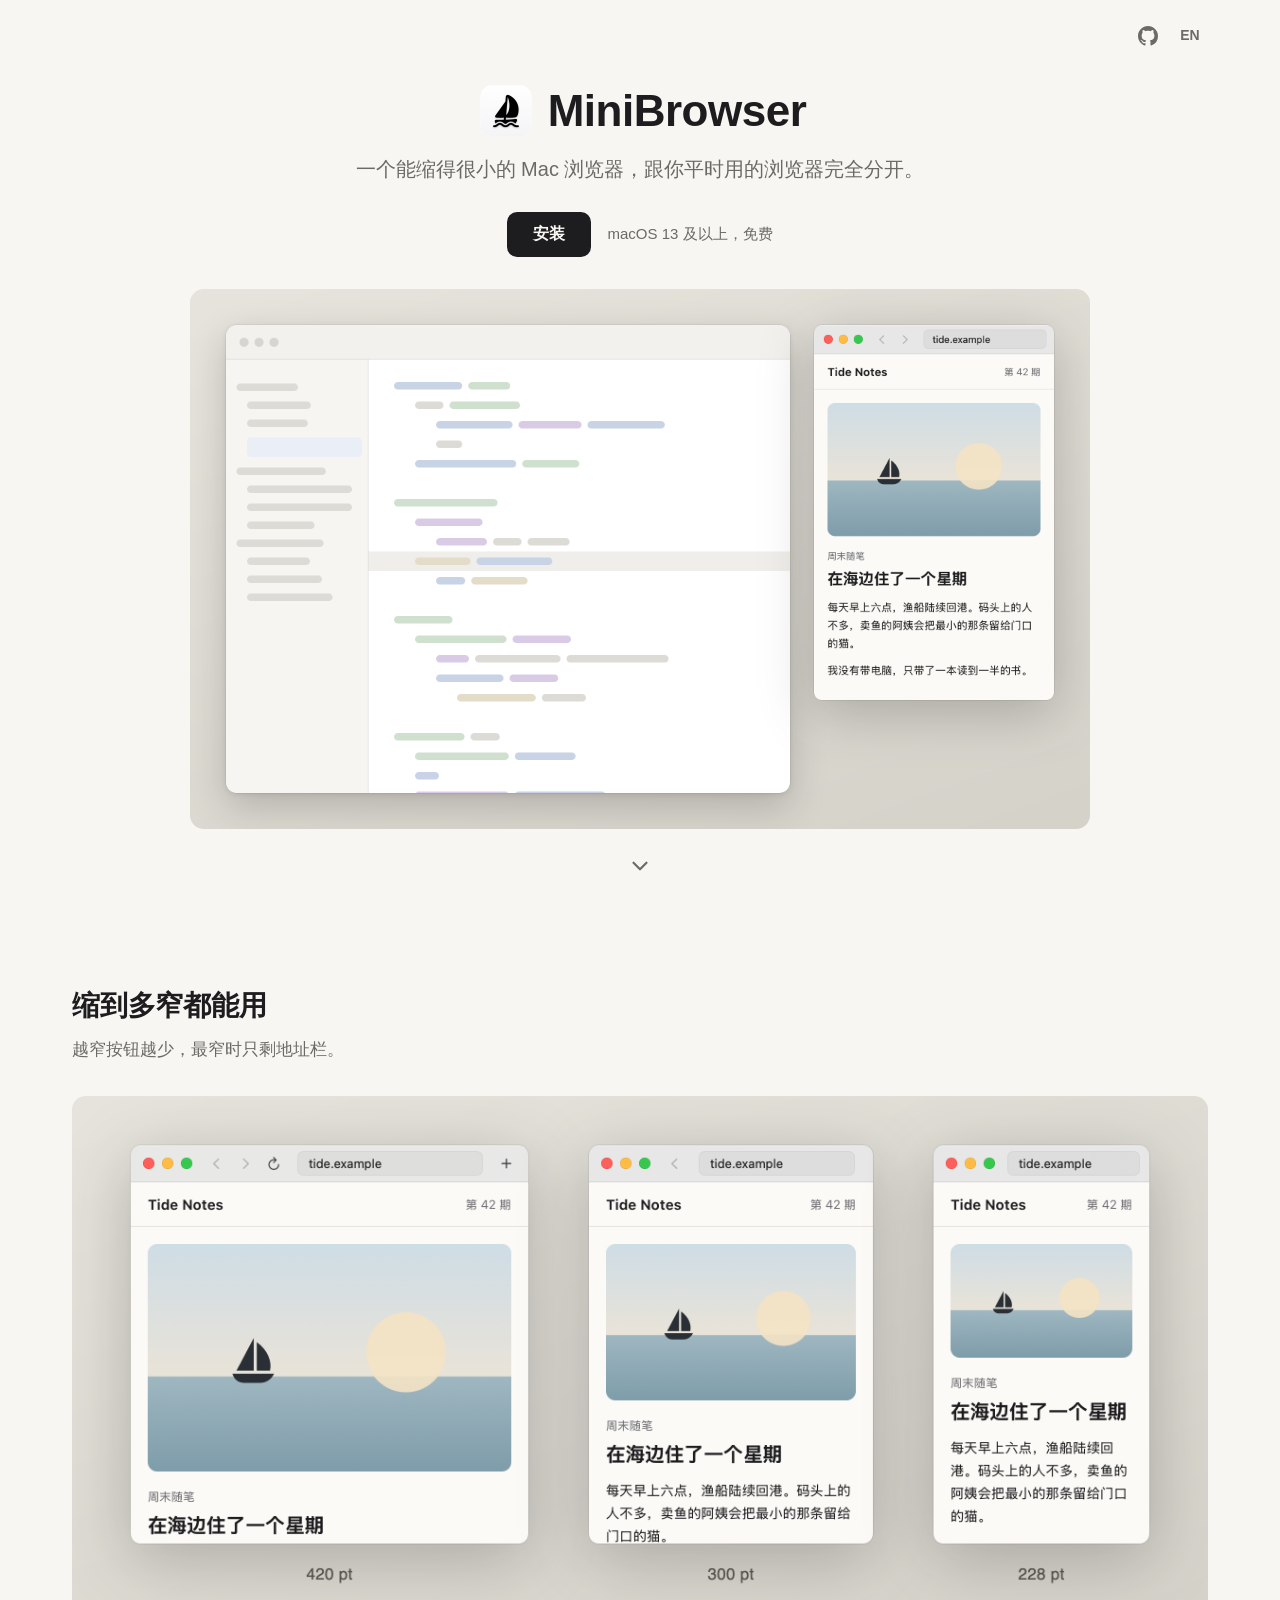
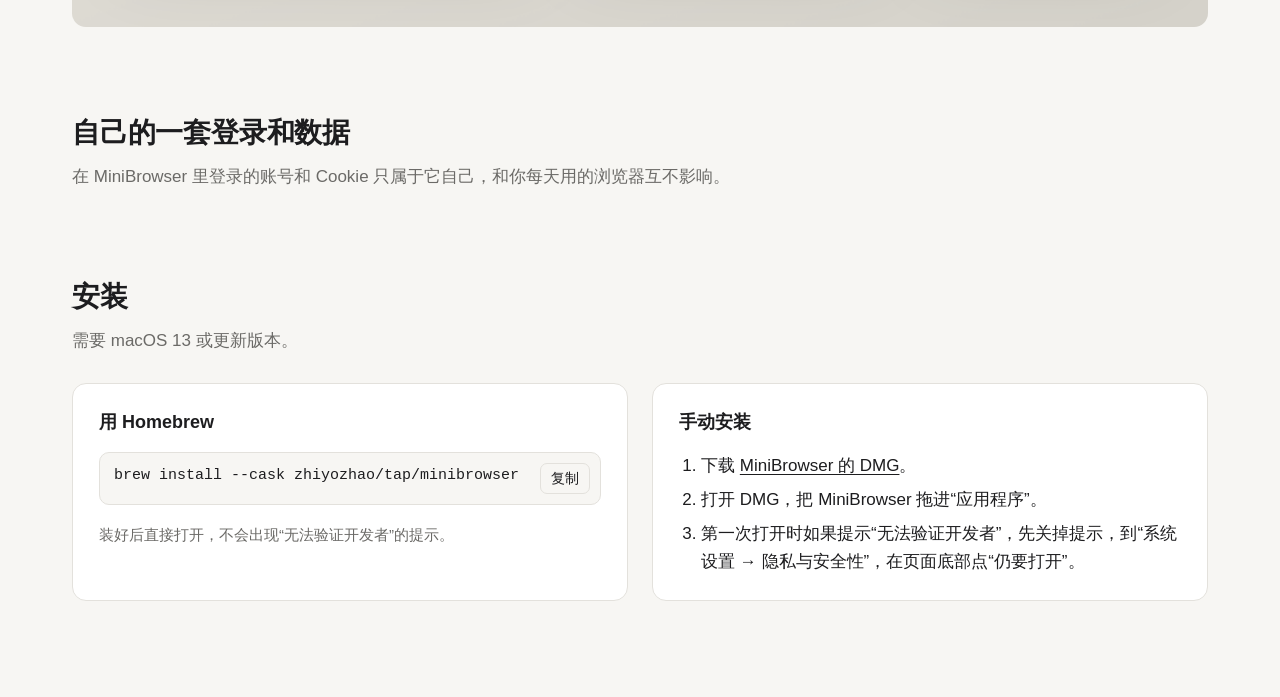
<file: docs/index.html>
<!DOCTYPE html>
<html lang="zh-CN">
<head>
<meta charset="utf-8">
<meta name="viewport" content="width=device-width, initial-scale=1">
<meta name="color-scheme" content="light dark">
<title>MiniBrowser：能缩得很小的 Mac 浏览器</title>
<meta name="description" content="一个能缩得很小的 Mac 浏览器，跟你平时用的浏览器完全分开。">
<link rel="alternate" hreflang="zh-CN" href="https://zhiyozhao.github.io/MiniBrowser/">
<link rel="alternate" hreflang="en" href="https://zhiyozhao.github.io/MiniBrowser/en/">
<link rel="icon" type="image/png" href="assets/icon-64.png">
<link rel="apple-touch-icon" href="assets/icon-256.png">
<link rel="stylesheet" href="site.css">
</head>
<body>
<header class="top">
  <div class="wrap">
    <a class="icon-link" href="https://github.com/zhiyozhao/MiniBrowser" aria-label="GitHub" title="GitHub"><svg viewBox="0 0 16 16" aria-hidden="true"><path d="M8 0C3.58 0 0 3.58 0 8c0 3.54 2.29 6.53 5.47 7.59.4.07.55-.17.55-.38 0-.19-.01-.82-.01-1.49-2.01.37-2.53-.49-2.69-.94-.09-.23-.48-.94-.82-1.13-.28-.15-.68-.52-.01-.53.63-.01 1.08.58 1.23.82.72 1.21 1.87.87 2.33.66.07-.52.28-.87.51-1.07-1.78-.2-3.64-.89-3.64-3.95 0-.87.31-1.59.82-2.15-.08-.2-.36-1.02.08-2.12 0 0 .67-.21 2.2.82.64-.18 1.32-.27 2-.27.68 0 1.36.09 2 .27 1.53-1.04 2.2-.82 2.2-.82.44 1.1.16 1.92.08 2.12.51.56.82 1.27.82 2.15 0 3.07-1.87 3.75-3.65 3.95.29.25.54.73.54 1.48 0 1.07-.01 1.93-.01 2.2 0 .21.15.46.55.38A8.013 8.013 0 0016 8c0-4.42-3.58-8-8-8z"/></svg></a>
    <a class="icon-link" href="en/" hreflang="en" lang="en" aria-label="English" title="English">EN</a>
  </div>
</header>

<main>
  <div class="hero">
    <h1><img class="app-icon" src="assets/icon-256.png" width="64" height="64" alt="">MiniBrowser</h1>
    <p>一个能缩得很小的 Mac 浏览器，跟你平时用的浏览器完全分开。</p>
    <div class="actions"><a class="btn" href="#install">安装</a><span>macOS 13 及以上，免费</span></div>
    <picture>
      <source media="(max-width: 720px) and (prefers-color-scheme: dark)" srcset="assets/corner-zh-dark.png" width="640" height="720">
      <source media="(max-width: 720px)" srcset="assets/corner-zh-light.png" width="640" height="720">
      <source media="(prefers-color-scheme: dark)" srcset="assets/hero-zh-dark.png">
      <img src="assets/hero-zh-light.png" width="1200" height="720" alt="示意场景：左边是一个用灰色色块画出的编辑器窗口，右边是 MiniBrowser 的真实窗口截图，320 pt 宽，开着一个示例文章页">
    </picture>
    <a class="more" href="#features" aria-label="往下看"><svg viewBox="0 0 24 24" aria-hidden="true"><path d="M6 9l6 6 6-6"/></svg></a>
  </div>

  <div class="wrap">
    <section id="features">
      <h2>缩到多窄都能用</h2>
      <p class="lead">越窄按钮越少，最窄时只剩地址栏。</p>
      <picture class="shot">
        <source media="(max-width: 720px) and (prefers-color-scheme: dark)" srcset="assets/bars-zh-dark.png" width="560" height="380">
        <source media="(max-width: 720px)" srcset="assets/bars-zh-light.png" width="560" height="380">
        <source media="(prefers-color-scheme: dark)" srcset="assets/widths-zh-dark.png">
        <img src="assets/widths-zh-light.png" width="1200" height="560" alt="MiniBrowser 在 420、300、228 pt 三种宽度下的真实窗口截图，开着同一个示例页：420 pt 有后退、前进、刷新和新建标签按钮，300 pt 只剩后退，228 pt 只剩地址栏">
      </picture>
    </section>

    <section>
      <h2>自己的一套登录和数据</h2>
      <p class="lead">在 MiniBrowser 里登录的账号和 Cookie 只属于它自己，和你每天用的浏览器互不影响。</p>
    </section>

    <section id="install">
      <h2>安装</h2>
      <p class="lead">需要 macOS 13 或更新版本。</p>
      <div class="ways">
        <div class="way">
          <h3>用 Homebrew</h3>
          <div class="cmd"><code id="cmd">brew install --cask zhiyozhao/tap/minibrowser</code><button type="button" id="copy">复制</button></div>
          <p class="req">装好后直接打开，不会出现“无法验证开发者”的提示。</p>
        </div>
        <div class="way">
          <h3>手动安装</h3>
          <ol>
          <li>下载 <a href="https://github.com/zhiyozhao/MiniBrowser/releases/latest">MiniBrowser 的 DMG</a>。</li>
          <li>打开 DMG，把 MiniBrowser 拖进“应用程序”。</li>
          <li>第一次打开时如果提示“无法验证开发者”，先关掉提示，到“系统设置 → 隐私与安全性”，在页面底部点“仍要打开”。</li>
          </ol>
        </div>
      </div>
    </section>
    <div class="end"></div>
  </div>
</main>
<script>
  document.getElementById('copy').addEventListener('click', function () {
    var button = this;
    navigator.clipboard.writeText(document.getElementById('cmd').textContent).then(function () {
      button.textContent = '已复制';
      setTimeout(function () { button.textContent = '复制'; }, 1600);
    });
  });
</script>
</body>
</html>
</file>
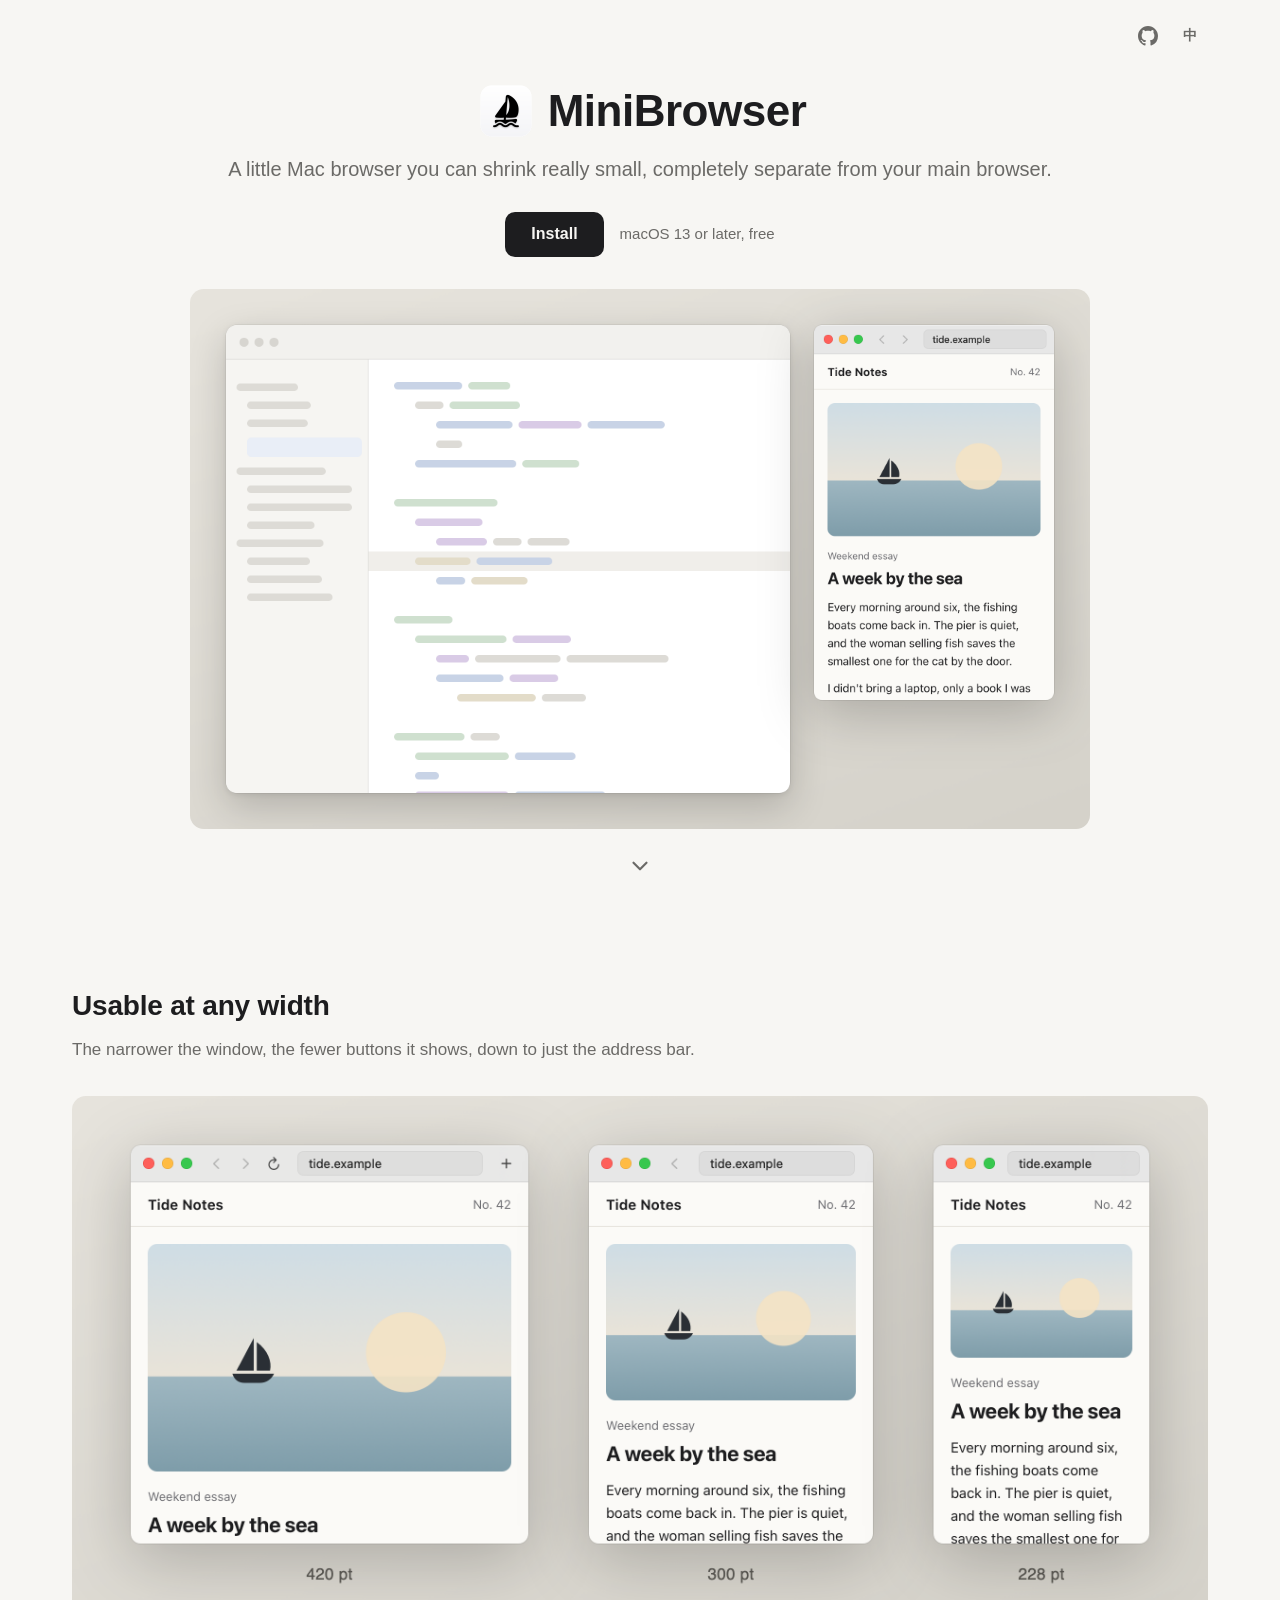
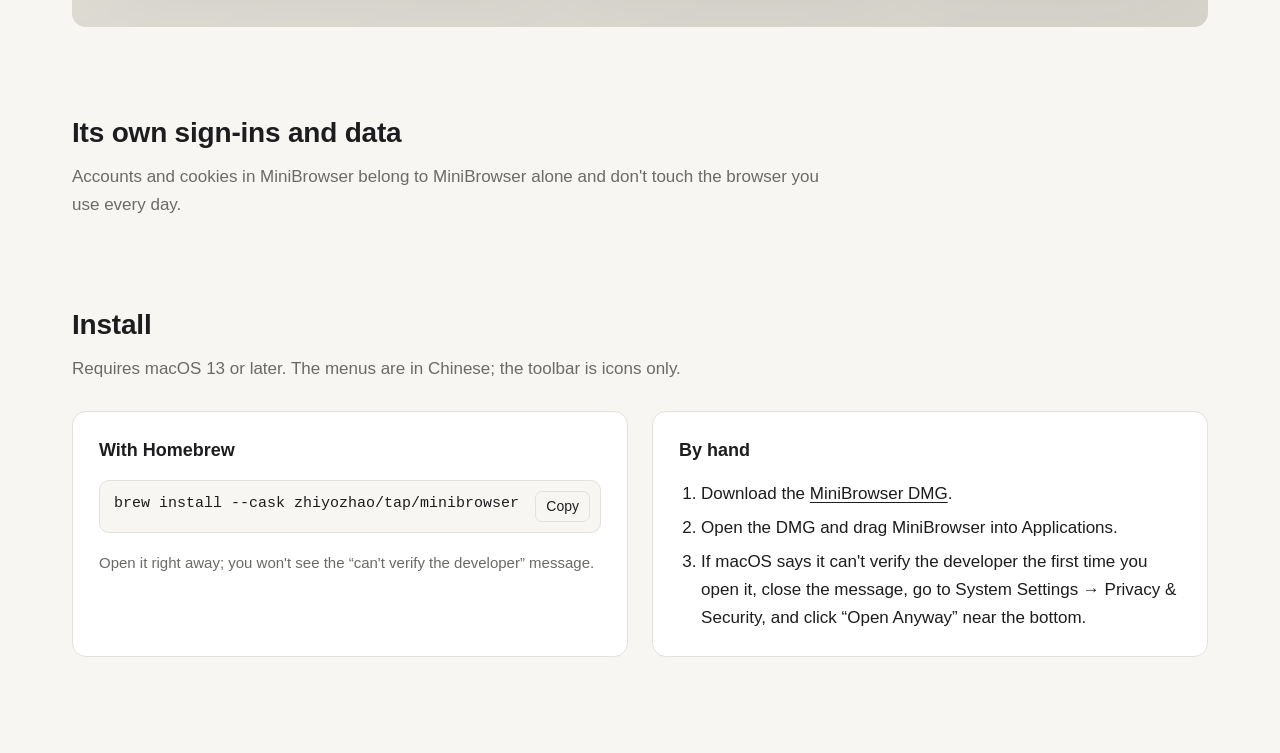
<file: docs/en/index.html>
<!DOCTYPE html>
<html lang="en">
<head>
<meta charset="utf-8">
<meta name="viewport" content="width=device-width, initial-scale=1">
<meta name="color-scheme" content="light dark">
<title>MiniBrowser: a little Mac browser you can shrink really small</title>
<meta name="description" content="A little Mac browser you can shrink really small, completely separate from your main browser.">
<link rel="alternate" hreflang="zh-CN" href="https://zhiyozhao.github.io/MiniBrowser/">
<link rel="alternate" hreflang="en" href="https://zhiyozhao.github.io/MiniBrowser/en/">
<link rel="icon" type="image/png" href="../assets/icon-64.png">
<link rel="apple-touch-icon" href="../assets/icon-256.png">
<link rel="stylesheet" href="../site.css">
</head>
<body>
<header class="top">
  <div class="wrap">
    <a class="icon-link" href="https://github.com/zhiyozhao/MiniBrowser" aria-label="GitHub" title="GitHub"><svg viewBox="0 0 16 16" aria-hidden="true"><path d="M8 0C3.58 0 0 3.58 0 8c0 3.54 2.29 6.53 5.47 7.59.4.07.55-.17.55-.38 0-.19-.01-.82-.01-1.49-2.01.37-2.53-.49-2.69-.94-.09-.23-.48-.94-.82-1.13-.28-.15-.68-.52-.01-.53.63-.01 1.08.58 1.23.82.72 1.21 1.87.87 2.33.66.07-.52.28-.87.51-1.07-1.78-.2-3.64-.89-3.64-3.95 0-.87.31-1.59.82-2.15-.08-.2-.36-1.02.08-2.12 0 0 .67-.21 2.2.82.64-.18 1.32-.27 2-.27.68 0 1.36.09 2 .27 1.53-1.04 2.2-.82 2.2-.82.44 1.1.16 1.92.08 2.12.51.56.82 1.27.82 2.15 0 3.07-1.87 3.75-3.65 3.95.29.25.54.73.54 1.48 0 1.07-.01 1.93-.01 2.2 0 .21.15.46.55.38A8.013 8.013 0 0016 8c0-4.42-3.58-8-8-8z"/></svg></a>
    <a class="icon-link" href="../" hreflang="zh-CN" lang="zh-CN" aria-label="中文" title="中文">中</a>
  </div>
</header>

<main>
  <div class="hero">
    <h1><img class="app-icon" src="../assets/icon-256.png" width="64" height="64" alt="">MiniBrowser</h1>
    <p>A little Mac browser you can shrink really small, completely separate from your main browser.</p>
    <div class="actions"><a class="btn" href="#install">Install</a><span>macOS 13 or later, free</span></div>
    <picture>
      <source media="(max-width: 720px) and (prefers-color-scheme: dark)" srcset="../assets/corner-en-dark.png" width="640" height="720">
      <source media="(max-width: 720px)" srcset="../assets/corner-en-light.png" width="640" height="720">
      <source media="(prefers-color-scheme: dark)" srcset="../assets/hero-en-dark.png">
      <img src="../assets/hero-en-light.png" width="1200" height="720" alt="Mock-up: on the left, an editor window drawn with grey blocks; on the right, a real screenshot of a 320 pt wide MiniBrowser window showing a sample article">
    </picture>
    <a class="more" href="#features" aria-label="Scroll down"><svg viewBox="0 0 24 24" aria-hidden="true"><path d="M6 9l6 6 6-6"/></svg></a>
  </div>

  <div class="wrap">
    <section id="features">
      <h2>Usable at any width</h2>
      <p class="lead">The narrower the window, the fewer buttons it shows, down to just the address bar.</p>
      <picture class="shot">
        <source media="(max-width: 720px) and (prefers-color-scheme: dark)" srcset="../assets/bars-en-dark.png" width="560" height="380">
        <source media="(max-width: 720px)" srcset="../assets/bars-en-light.png" width="560" height="380">
        <source media="(prefers-color-scheme: dark)" srcset="../assets/widths-en-dark.png">
        <img src="../assets/widths-en-light.png" width="1200" height="560" alt="Real screenshots of MiniBrowser at 420, 300 and 228 pt wide on the same sample page: 420 pt shows back, forward, reload and new tab, 300 pt only back, 228 pt only the address bar">
      </picture>
    </section>

    <section>
      <h2>Its own sign-ins and data</h2>
      <p class="lead">Accounts and cookies in MiniBrowser belong to MiniBrowser alone and don't touch the browser you use every day.</p>
    </section>

    <section id="install">
      <h2>Install</h2>
      <p class="lead">Requires macOS 13 or later. The menus are in Chinese; the toolbar is icons only.</p>
      <div class="ways">
        <div class="way">
          <h3>With Homebrew</h3>
          <div class="cmd"><code id="cmd">brew install --cask zhiyozhao/tap/minibrowser</code><button type="button" id="copy">Copy</button></div>
          <p class="req">Open it right away; you won't see the “can't verify the developer” message.</p>
        </div>
        <div class="way">
          <h3>By hand</h3>
          <ol>
          <li>Download the <a href="https://github.com/zhiyozhao/MiniBrowser/releases/latest">MiniBrowser DMG</a>.</li>
          <li>Open the DMG and drag MiniBrowser into Applications.</li>
          <li>If macOS says it can't verify the developer the first time you open it, close the message, go to System Settings → Privacy &amp; Security, and click “Open Anyway” near the bottom.</li>
          </ol>
        </div>
      </div>
    </section>
    <div class="end"></div>
  </div>
</main>
<script>
  document.getElementById('copy').addEventListener('click', function () {
    var button = this;
    navigator.clipboard.writeText(document.getElementById('cmd').textContent).then(function () {
      button.textContent = 'Copied';
      setTimeout(function () { button.textContent = 'Copy'; }, 1600);
    });
  });
</script>
</body>
</html>
</file>
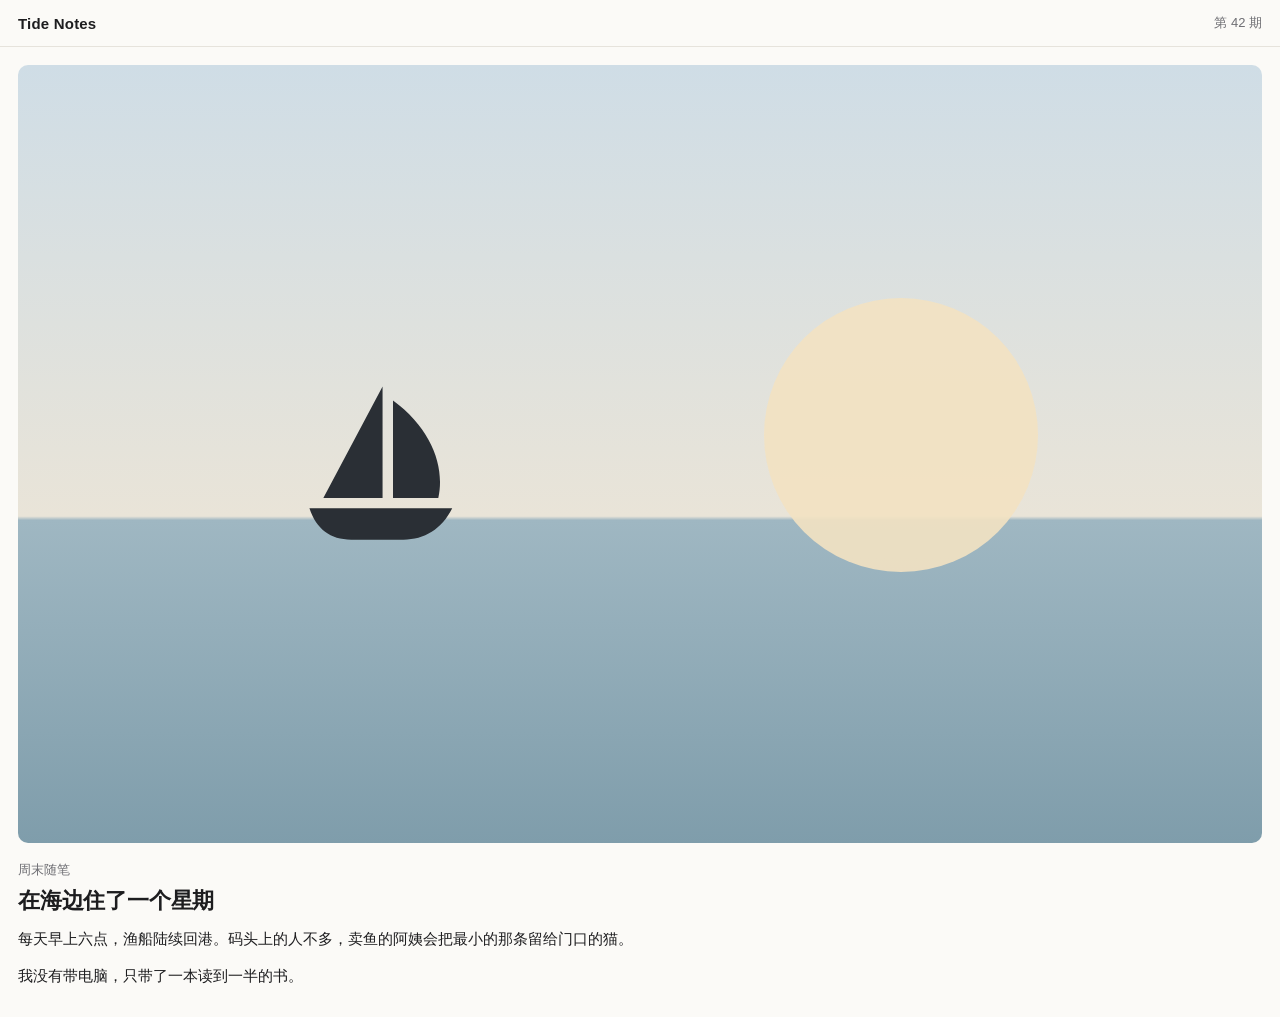
<file: Scripts/demo/page.html>
<!DOCTYPE html>
<html>
<head>
<meta charset="utf-8">
<meta name="color-scheme" content="light dark">
<meta name="viewport" content="width=device-width, initial-scale=1">
<title>Tide Notes</title>
<style>
  :root { color-scheme: light dark; --bg: #fbfaf7; --fg: #1d1d1f; --mute: #6e6e73; --line: #e6e3dc; }
  @media (prefers-color-scheme: dark) {
    :root { --bg: #1c1c1e; --fg: #ececee; --mute: #98989d; --line: #2f2f32; }
  }
  * { margin: 0; padding: 0; box-sizing: border-box; }
  html { -webkit-font-smoothing: antialiased; }
  body { font-family: -apple-system, "PingFang SC", sans-serif; background: var(--bg); color: var(--fg); }
  header { display: flex; align-items: center; justify-content: space-between; padding: 14px 18px; border-bottom: 1px solid var(--line); }
  .mark { font-size: 15px; font-weight: 650; letter-spacing: .2px; }
  .issue { font-size: 13px; color: var(--mute); }
  .art { margin: 18px 18px 0; aspect-ratio: 16 / 10; border-radius: 10px; overflow: hidden; position: relative;
         background: linear-gradient(180deg, #cfdde6 0%, #e9e4d8 58%, #9fb7c2 58.5%, #7f9dab 100%); }
  @media (prefers-color-scheme: dark) {
    .art { background: linear-gradient(180deg, #2b3a48 0%, #4a4f57 58%, #26343e 58.5%, #1b262e 100%); }
  }
  .sun { position: absolute; width: 22%; aspect-ratio: 1; border-radius: 50%; left: 60%; top: 30%; background: #f3e3c3; opacity: .9; }
  @media (prefers-color-scheme: dark) { .sun { background: #d9d2c0; opacity: .55; } }
  .boat { position: absolute; left: 22%; top: 40%; width: 14%; }
  .boat path { fill: #2a2f35; }
  @media (prefers-color-scheme: dark) { .boat path { fill: #0f1418; } }
  article { padding: 18px 18px 28px; }
  .kicker { font-size: 13px; color: var(--mute); margin-bottom: 8px; }
  h1 { font-size: 22px; line-height: 1.3; font-weight: 700; letter-spacing: -.2px; }
  p { font-size: 15px; line-height: 1.65; margin-top: 12px; }
</style>
</head>
<body>
<header><span class="mark">Tide Notes</span><span class="issue" data-zh="第 42 期" data-en="No. 42"></span></header>
<div class="art" aria-hidden="true">
  <div class="sun"></div>
  <svg class="boat" viewBox="0 0 100 100"><path d="M52 6 L52 70 L18 70 Z M58 14 C80 30 88 52 84 70 L58 70 Z M10 76 L92 76 C86 88 76 94 64 94 L34 94 C22 94 14 88 10 76 Z"/></svg>
</div>
<article>
  <div class="kicker" data-zh="周末随笔" data-en="Weekend essay"></div>
  <h1 data-zh="在海边住了一个星期" data-en="A week by the sea"></h1>
  <p data-zh="每天早上六点，渔船陆续回港。码头上的人不多，卖鱼的阿姨会把最小的那条留给门口的猫。" data-en="Every morning around six, the fishing boats come back in. The pier is quiet, and the woman selling fish saves the smallest one for the cat by the door."></p>
  <p data-zh="我没有带电脑，只带了一本读到一半的书。" data-en="I didn't bring a laptop, only a book I was halfway through."></p>
</article>
<script>
  const lang = new URLSearchParams(location.search).get('lang') === 'en' ? 'en' : 'zh';
  document.documentElement.lang = lang === 'en' ? 'en' : 'zh-CN';
  document.querySelectorAll('[data-zh]').forEach(el => { el.textContent = el.dataset[lang]; });
</script>
</body>
</html>
</file>
<file: docs/site.css>
:root {
  color-scheme: light dark;
  --bg: #f7f6f3;
  --fg: #1d1d1f;
  --mute: #6b6a67;
  --line: #e3e1dc;
  --code: #ffffff;
}
@media (prefers-color-scheme: dark) {
  :root {
    --bg: #161617;
    --fg: #ececee;
    --mute: #9a999e;
    --line: #2c2c2f;
    --code: #1f1f21;
  }
}
* { box-sizing: border-box; }
html { -webkit-text-size-adjust: 100%; }
body {
  margin: 0;
  background: var(--bg);
  color: var(--fg);
  font: 17px/1.65 -apple-system, BlinkMacSystemFont, "PingFang SC", "Hiragino Sans GB", "Helvetica Neue", sans-serif;
  -webkit-font-smoothing: antialiased;
}
a { color: inherit; text-underline-offset: 3px; text-decoration-thickness: 1px; }
img { display: block; max-width: 100%; height: auto; }
.wrap { max-width: 1200px; margin: 0 auto; padding: 0 32px; }

/* 右上角两个图标 */
.top { position: absolute; top: 0; right: 0; left: 0; z-index: 1; }
.top .wrap { display: flex; justify-content: flex-end; gap: 6px; padding-top: 18px; }
.icon-link {
  display: grid; place-items: center; width: 36px; height: 36px; border-radius: 9px;
  color: var(--mute); text-decoration: none; font-size: 14px; font-weight: 600;
}
.icon-link:hover { color: var(--fg); background: var(--line); }
.icon-link svg { width: 20px; height: 20px; fill: currentColor; }

/* 首屏：一句介绍 + 展示图，占满一屏 */
.hero {
  min-height: 100vh; min-height: 100svh;
  display: flex; flex-direction: column; justify-content: center; align-items: center;
  padding: 72px 32px 64px; text-align: center; position: relative;
}
.hero h1 { margin: 0; font-size: 44px; line-height: 1.2; letter-spacing: -.5px; font-weight: 650; display: flex; align-items: center; justify-content: center; gap: 10px; }
/* 图标 PNG 四周自带透明边距和投影，64px 盒子里可见的圆角方块约 52px */
.hero h1 .app-icon { width: 64px; height: 64px; flex: none; }
.hero p { margin: 10px 0 0; font-size: 20px; color: var(--mute); }
.actions { display: flex; align-items: center; justify-content: center; gap: 16px; margin-top: 26px; }
.actions span { font-size: 15px; color: var(--mute); }
.btn {
  display: inline-block; padding: 9px 26px; border-radius: 10px; font-size: 16px; font-weight: 600;
  background: var(--fg); color: var(--bg); text-decoration: none;
}
.btn:hover { opacity: .85; }
.hero picture { display: block; margin-top: 32px; }
.more {
  position: absolute; left: 50%; bottom: 14px; transform: translateX(-50%);
  display: grid; place-items: center; width: 40px; height: 40px; border-radius: 50%; color: var(--mute);
}
.more:hover { color: var(--fg); }
.more svg { width: 26px; height: 26px; fill: none; stroke: currentColor; stroke-width: 2; stroke-linecap: round; stroke-linejoin: round; }
@media (prefers-reduced-motion: no-preference) {
  html { scroll-behavior: smooth; }
  .more svg { animation: nudge 2.4s ease-in-out infinite; }
  @keyframes nudge { 0%, 60%, 100% { transform: translateY(0); } 30% { transform: translateY(5px); } }
}
section { scroll-margin-top: 24px; }
.hero picture img {
  width: auto; max-width: min(1200px, 100%);
  max-height: calc(100svh - 360px); min-height: 260px; object-fit: contain;
  border-radius: 14px;
}

section { padding: 88px 0 0; }
section h2 { font-size: 28px; line-height: 1.3; letter-spacing: -.2px; margin: 0; font-weight: 650; }
section .lead { max-width: 760px; color: var(--mute); margin: 12px 0 0; }
section .shot { display: block; margin-top: 32px; }
section .shot img { width: 100%; border-radius: 14px; }

/* 安装 */
.ways { display: grid; grid-template-columns: 1fr 1fr; gap: 24px; margin-top: 28px; }
.way { border: 1px solid var(--line); border-radius: 14px; padding: 24px 26px; background: var(--code); }
.way h3 { margin: 0 0 14px; font-size: 18px; font-weight: 600; }
.way ol { margin: 0; padding-left: 1.3em; }
.way li + li { margin-top: 6px; }
.cmd { display: flex; align-items: flex-start; gap: 12px; border: 1px solid var(--line); border-radius: 10px; padding: 10px 10px 10px 14px; background: var(--bg); }
.cmd code { flex: 1; font: 15px/1.5 ui-monospace, "SF Mono", Menlo, monospace; overflow-wrap: break-word; min-width: 0; padding-top: 2px; }
.cmd button {
  font: inherit; font-size: 14px; color: var(--fg); background: transparent;
  border: 1px solid var(--line); border-radius: 7px; padding: 3px 10px; cursor: pointer; flex: none;
}
.cmd button:hover { background: var(--line); }
.req { color: var(--mute); font-size: 15px; margin: 18px 0 0; }

.end { height: 96px; }

@media (max-width: 720px) {
  body { font-size: 16px; }
  .wrap { padding: 0 20px; }
  .top .wrap { padding-top: 12px; }
  .hero { padding: 60px 20px 60px; }
  .actions { margin-top: 20px; }
  .hero h1 { font-size: 34px; gap: 6px; }
  .hero h1 .app-icon { width: 52px; height: 52px; }
  .hero p { font-size: 17px; }
  .hero picture { margin-top: 22px; }
  .hero picture img { max-height: calc(100svh - 340px); min-height: 200px; border-radius: 10px; }
  section { padding-top: 64px; }
  section h2 { font-size: 24px; }
  section .shot img { border-radius: 10px; }
  .ways { grid-template-columns: 1fr; gap: 16px; }
  .way { padding: 20px; }
  .cmd code { font-size: 13px; }
  .end { height: 64px; }
}
</file>
